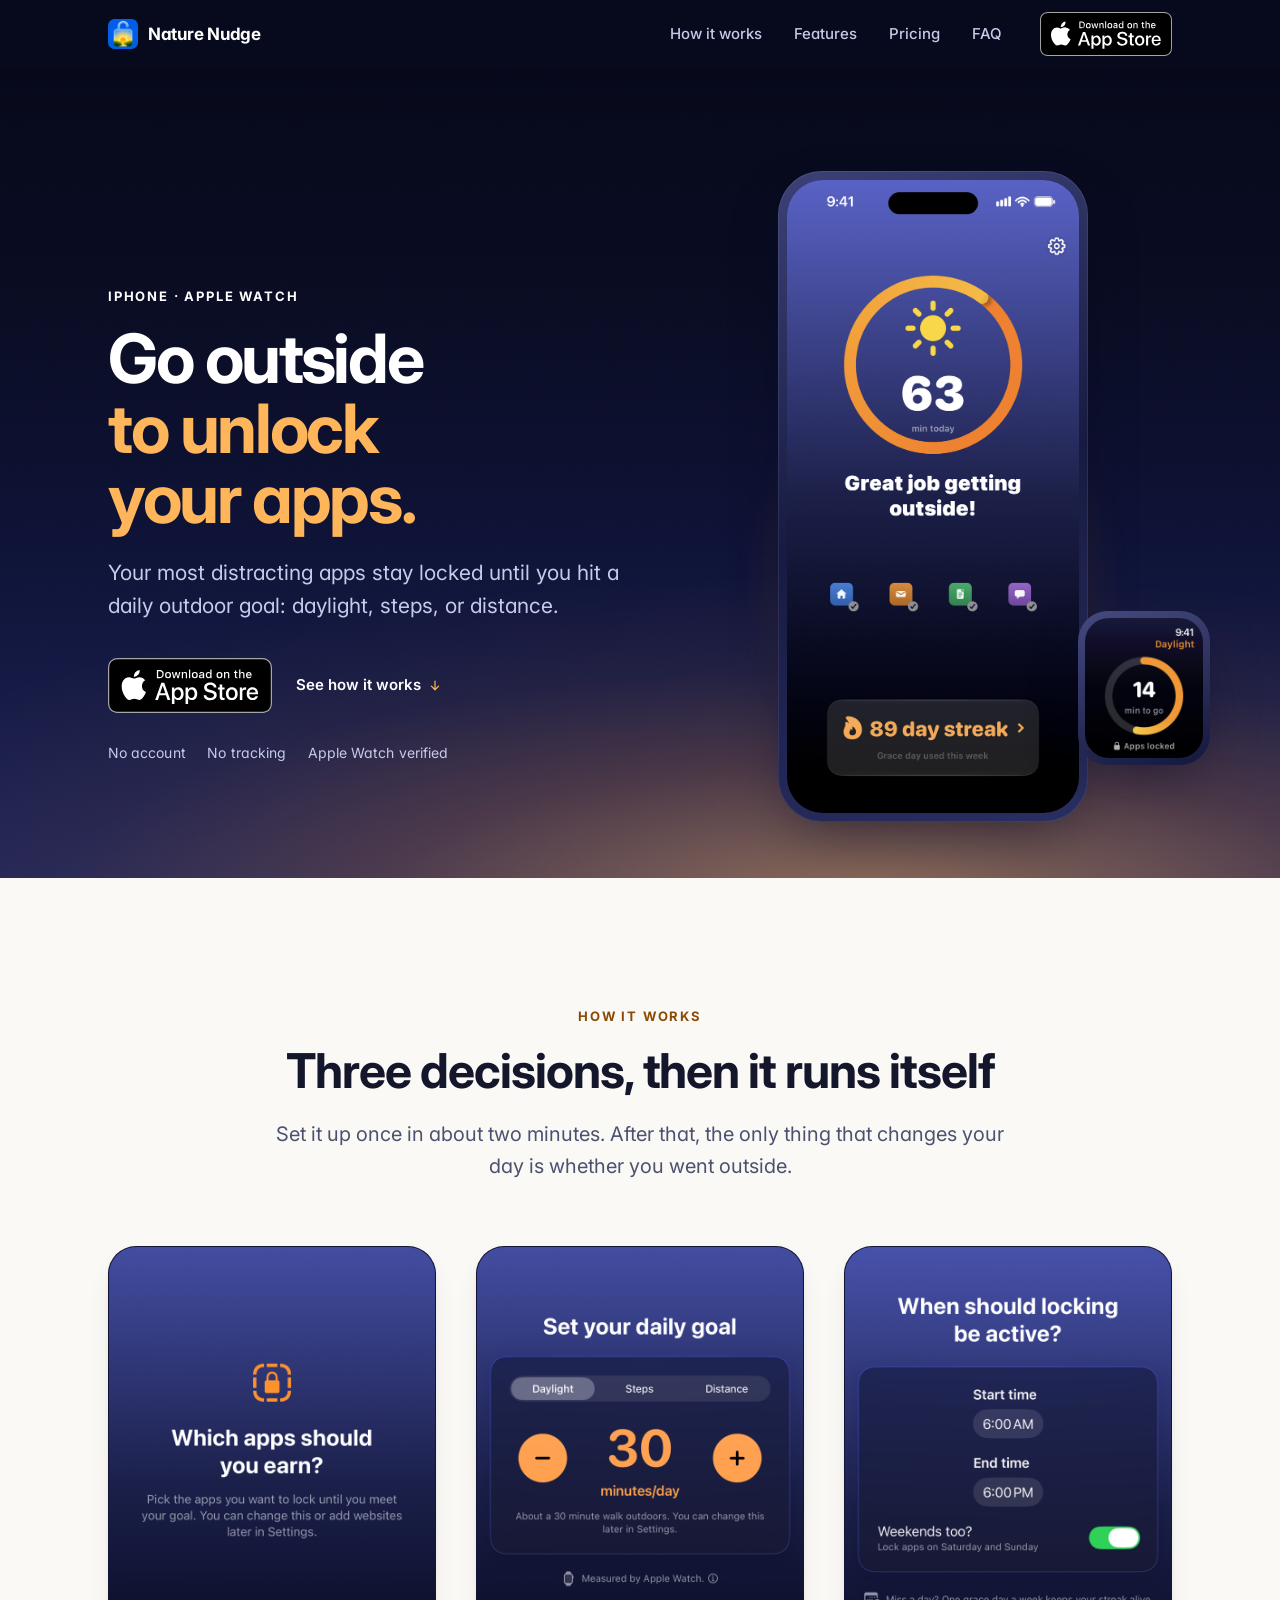
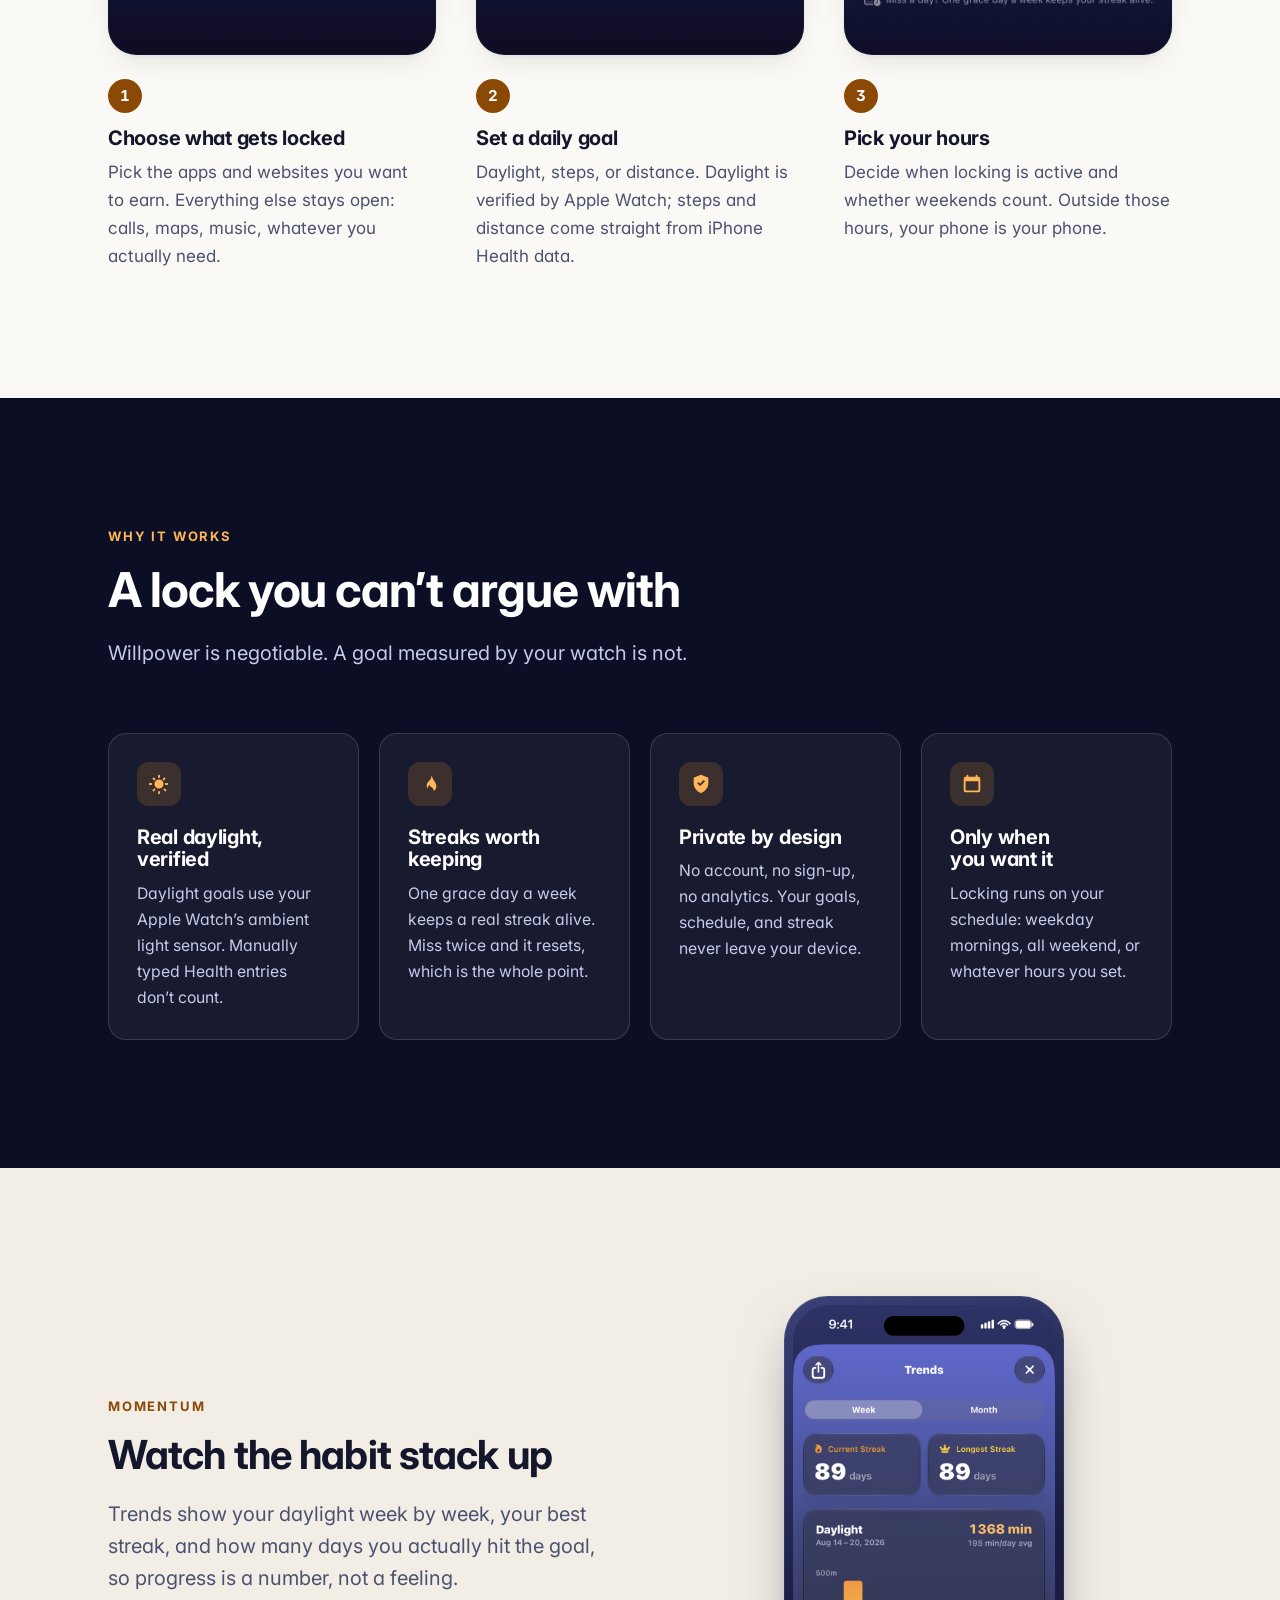
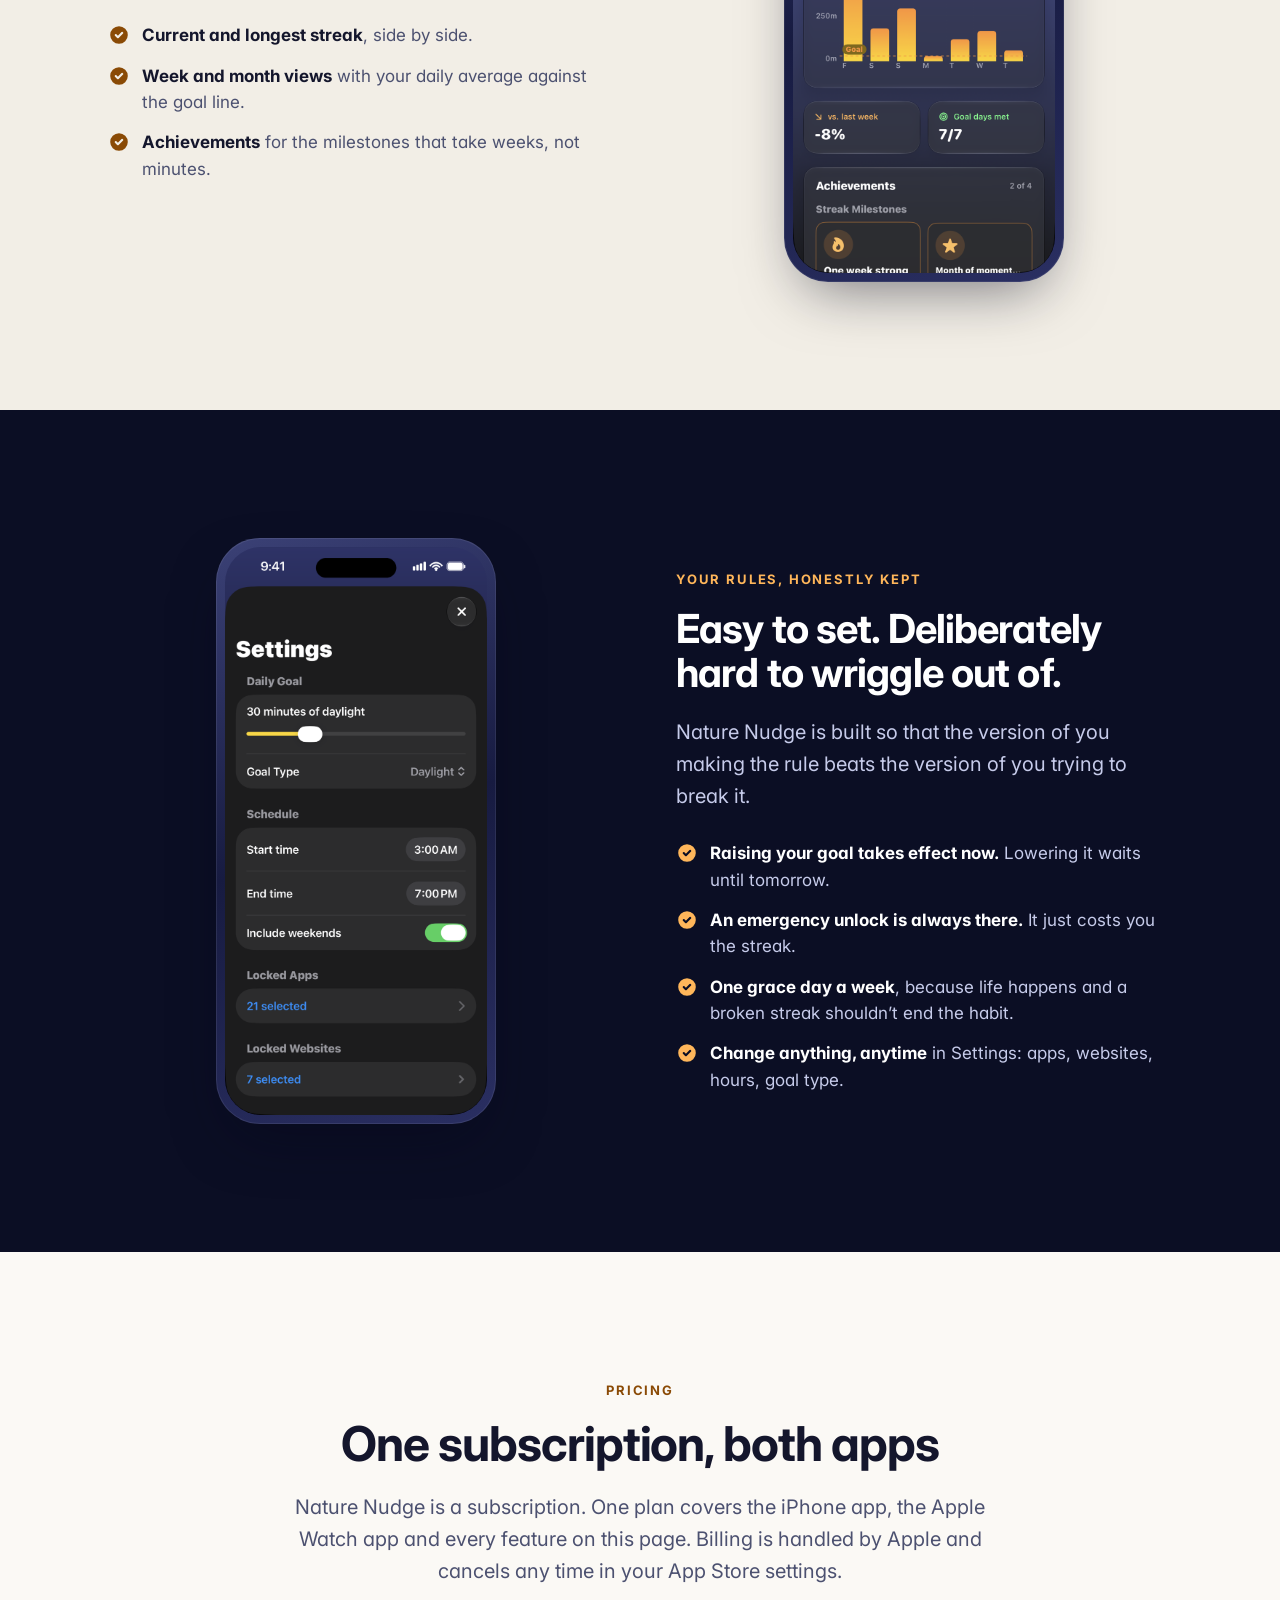
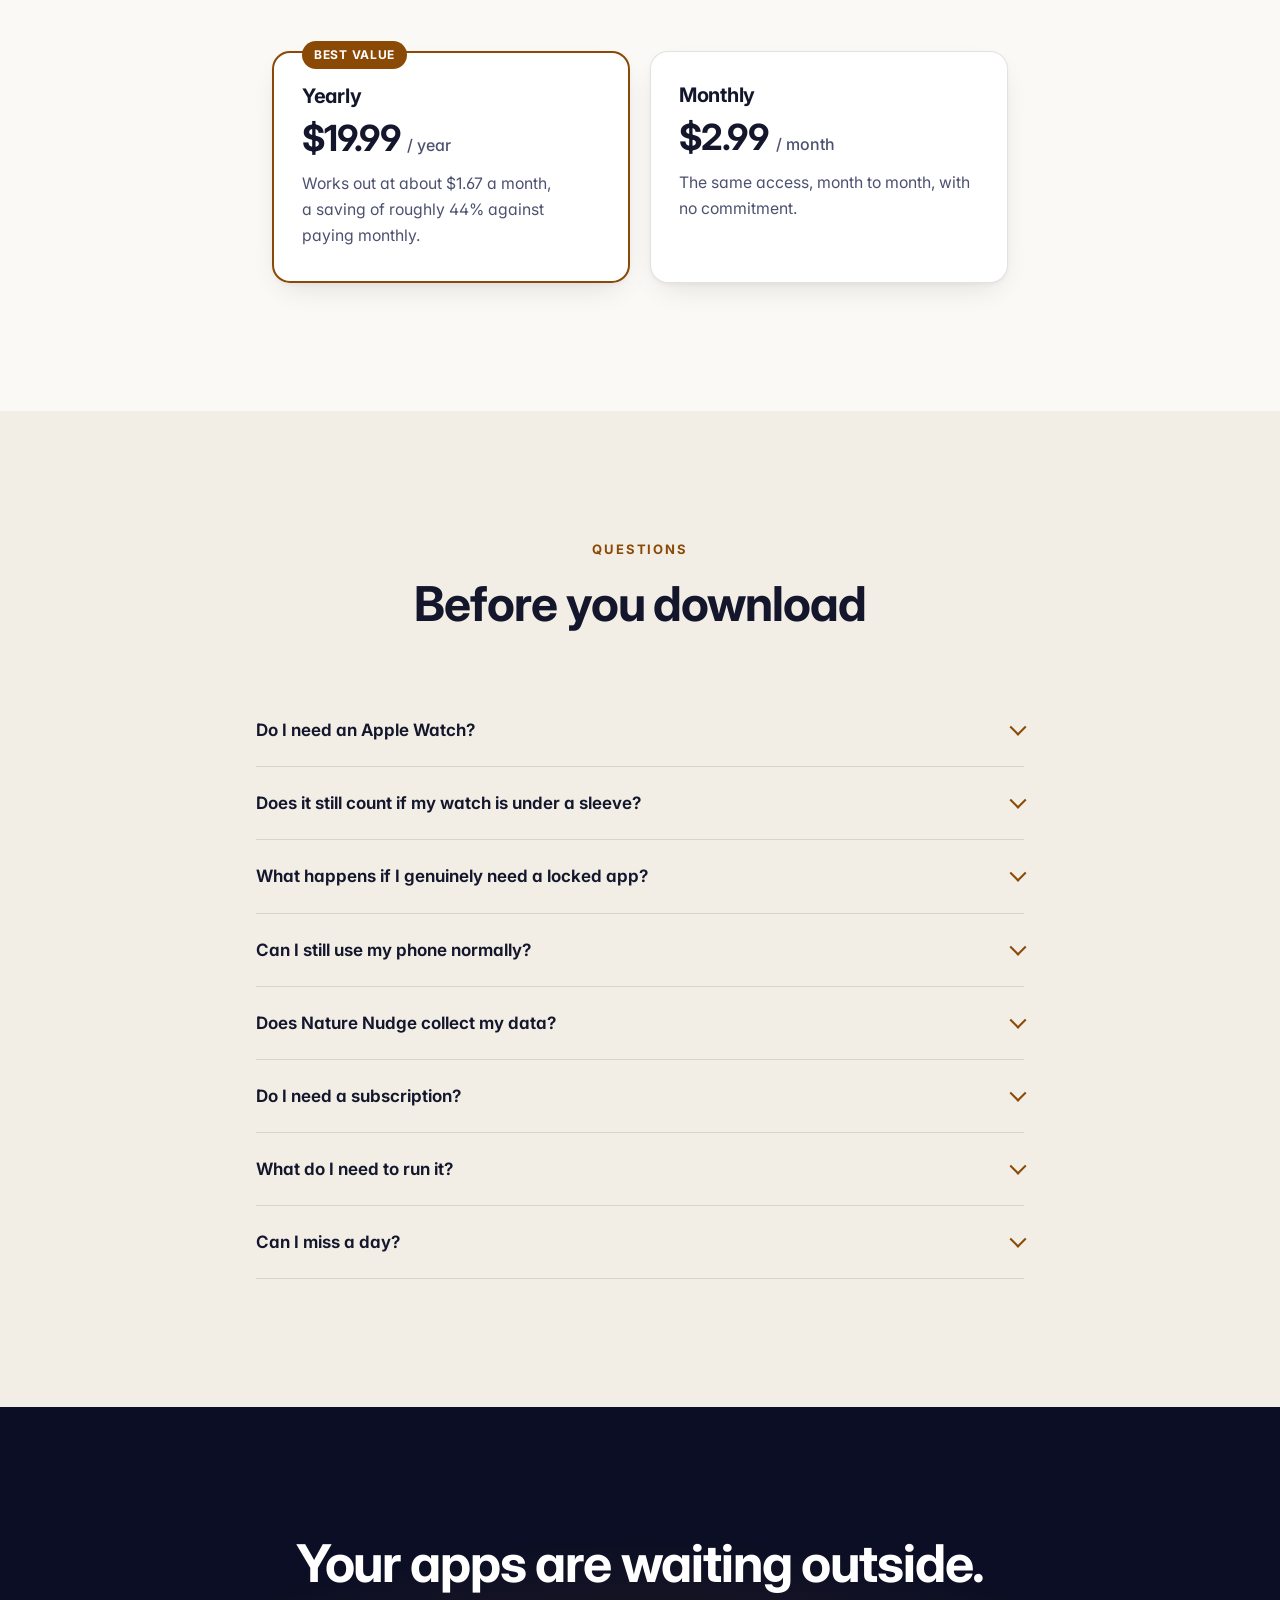
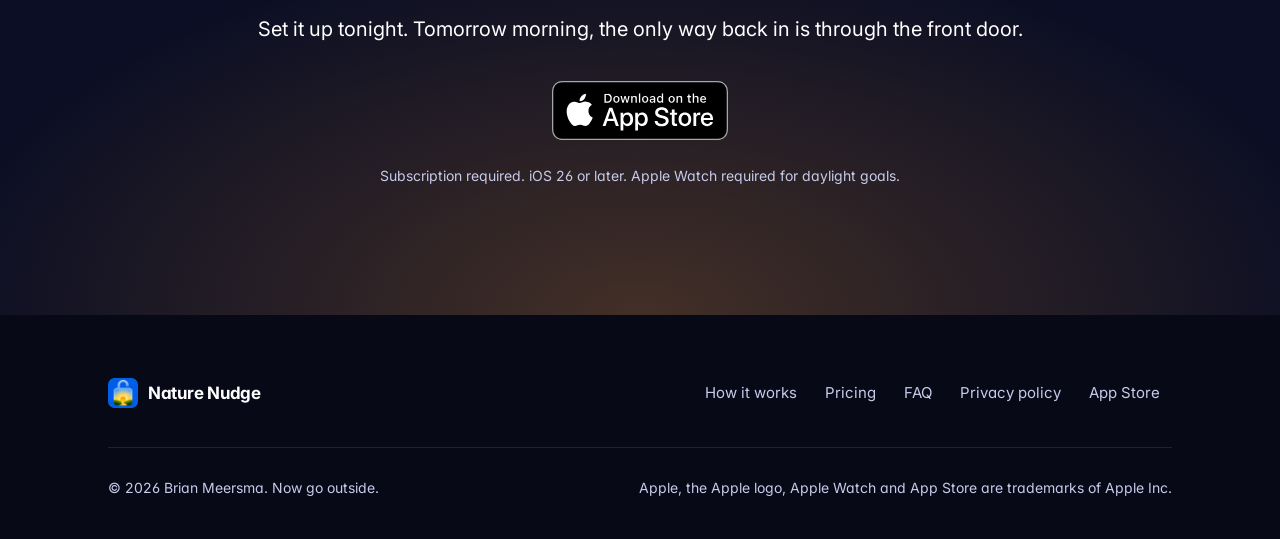
<file: index.html>
<!DOCTYPE html>
<html lang="en">
<head>
<meta charset="UTF-8">
<meta name="viewport" content="width=device-width, initial-scale=1, viewport-fit=cover">
<title>Nature Nudge | Go outside to unlock your apps</title>
<meta name="description" content="Nature Nudge locks your most distracting apps until you meet a daily outdoor goal: daylight, steps, or distance. On the App Store for iPhone and Apple Watch.">

<!-- Safari Smart App Banner (iPhone/iPad) -->
<meta name="apple-itunes-app" content="app-id=6762029266">

<meta name="theme-color" content="#FBF9F5" media="(prefers-color-scheme: light)">
<meta name="theme-color" content="#0B0E24" media="(prefers-color-scheme: dark)">
<meta name="robots" content="index, follow, max-image-preview:large, max-snippet:-1, max-video-preview:-1">
<link rel="canonical" href="https://brian-meersma.github.io/NatureNudge-Website/">

<link rel="icon" href="favicon.ico" sizes="32x32">
<link rel="icon" type="image/png" sizes="32x32" href="assets/favicon-32.png">
<link rel="icon" type="image/png" sizes="192x192" href="assets/favicon-192.png">
<link rel="apple-touch-icon" href="assets/apple-touch-icon.png">

<meta property="og:type" content="website">
<meta property="og:site_name" content="Nature Nudge">
<meta property="og:title" content="Nature Nudge | Go outside to unlock your apps">
<meta property="og:description" content="Your distracting apps stay locked until you meet a daily daylight, steps, or distance goal.">
<meta property="og:url" content="https://brian-meersma.github.io/NatureNudge-Website/">
<meta property="og:image" content="https://brian-meersma.github.io/NatureNudge-Website/assets/og-image.jpg">
<meta property="og:image:type" content="image/jpeg">
<meta property="og:image:width" content="1200">
<meta property="og:image:height" content="630">
<meta property="og:image:alt" content="An iPhone and an Apple Watch running Nature Nudge, beside the headline Go outside to unlock your apps.">

<meta name="twitter:card" content="summary_large_image">
<meta name="twitter:title" content="Nature Nudge | Go outside to unlock your apps">
<meta name="twitter:description" content="Your distracting apps stay locked until you meet a daily daylight, steps, or distance goal.">
<meta name="twitter:image" content="https://brian-meersma.github.io/NatureNudge-Website/assets/og-image.jpg">
<meta name="twitter:image:alt" content="An iPhone and an Apple Watch running Nature Nudge, beside the headline Go outside to unlock your apps.">

<link rel="preconnect" href="https://fonts.googleapis.com">
<link rel="preconnect" href="https://fonts.gstatic.com" crossorigin>
<link href="https://fonts.googleapis.com/css2?family=Inter:wght@400;500;600;700&display=swap" rel="stylesheet">
<link rel="stylesheet" href="style.css">

<script type="application/ld+json">
{
  "@context": "https://schema.org",
  "@type": "SoftwareApplication",
  "name": "Nature Nudge",
  "applicationCategory": "HealthApplication",
  "operatingSystem": "iOS 26.0 or later",
  "url": "https://apps.apple.com/us/app/nature-nudge/id6762029266",
  "description": "Nature Nudge locks your distracting apps until you meet a daily outdoor goal: daylight, steps, or distance.",
  "offers": [
    { "@type": "Offer", "name": "Yearly",  "price": "19.99", "priceCurrency": "USD" },
    { "@type": "Offer", "name": "Monthly", "price": "2.99",  "priceCurrency": "USD" }
  ]
}
</script>
</head>

<body>
<a class="skip-link" href="#main">Skip to main content</a>

<header class="site-header" id="siteHeader">
    <div class="wrap">
        <a class="brand" href="#top">
            <img src="assets/app-icon.png" alt="" width="30" height="30">
            <span>Nature Nudge</span>
        </a>
        <nav aria-label="Main">
            <ul class="nav-list">
                <li><a href="#how">How it works</a></li>
                <li><a href="#features">Features</a></li>
                <li><a href="#pricing">Pricing</a></li>
                <li><a href="#faq">FAQ</a></li>
            </ul>
        </nav>
        <a class="badge-link"
           href="https://apps.apple.com/us/app/nature-nudge/id6762029266">
            <img src="assets/app-store-badge-black.svg"
                 alt="Download Nature Nudge on the App Store"
                 width="132" height="44">
        </a>
    </div>
</header>

<main id="main">

<!-- ============================================================ Hero -- -->
<section class="hero" id="top" aria-labelledby="hero-title">
    <span class="hero__sky" aria-hidden="true"></span>
    <span class="hero__grain" aria-hidden="true"></span>

    <div class="wrap">
        <div class="hero__grid">
            <div>
                <p class="eyebrow">iPhone · Apple Watch</p>
                <h1 class="hero__title" id="hero-title">
                    Go outside
                    <span class="accent">to unlock your apps.</span>
                </h1>
                <p class="hero__sub">
                    Your most distracting apps stay locked until you hit a daily
                    outdoor goal: daylight, steps, or distance.
                </p>

                <div class="hero__actions">
                    <a class="badge-link"
                       href="https://apps.apple.com/us/app/nature-nudge/id6762029266">
                        <img src="assets/app-store-badge-black.svg"
                             alt="Download Nature Nudge on the App Store"
                             width="164" height="55">
                    </a>
                    <a class="hero__link" href="#how">
                        See how it works
                        <svg viewBox="0 0 20 20" fill="currentColor" aria-hidden="true"><path fill-rule="evenodd" d="M10 3a.75.75 0 0 1 .75.75v9.19l3.22-3.22a.75.75 0 1 1 1.06 1.06l-4.5 4.5a.75.75 0 0 1-1.06 0l-4.5-4.5a.75.75 0 1 1 1.06-1.06l3.22 3.22V3.75A.75.75 0 0 1 10 3Z" clip-rule="evenodd"/></svg>
                    </a>
                </div>

                <ul class="hero__meta">
                    <li>No account</li>
                    <li>No tracking</li>
                    <li>Apple&nbsp;Watch verified</li>
                </ul>
            </div>

            <div class="hero__device">
                <div class="device device--lg">
                    <img src="assets/screens/03-unlock.png"
                         alt="Nature Nudge home screen showing 63 daylight minutes recorded today, a completed progress ring, four unlocked app icons, and an 89 day streak."
                         width="720" height="1561">
                </div>
                <div class="watch">
                    <img src="assets/screens/watch-face.png"
                         alt="Apple Watch showing a daylight progress ring with 14 minutes to go and the label Apps locked."
                         width="500" height="596">
                </div>
            </div>
        </div>
    </div>
</section>

<!-- ==================================================== How it works -- -->
<section class="section section--surface" id="how" aria-labelledby="how-title">
    <div class="wrap">
        <div class="section-head section-head--center">
            <p class="eyebrow">How it works</p>
            <h2 id="how-title">Three decisions, then it runs itself</h2>
            <p class="lede">
                Set it up once in about two minutes. After that, the only thing that
                changes your day is whether you went outside.
            </p>
        </div>

        <ol class="steps">
            <li class="step reveal">
                <div class="step__shot">
                    <img src="assets/screens/11-pick-apps.png"
                         alt="Setup screen asking which apps should you earn, with a Select Apps button."
                         width="720" height="1565" loading="lazy">
                </div>
                <div>
                    <span class="step__n" aria-hidden="true">1</span>
                    <h3><span class="visually-hidden">Step 1. </span>Choose what gets locked</h3>
                    <p>
                        Pick the apps and websites you want to earn. Everything else stays
                        open: calls, maps, music, whatever you actually need.
                    </p>
                </div>
            </li>

            <li class="step reveal">
                <div class="step__shot">
                    <img src="assets/screens/10-set-goal.png"
                         alt="Goal screen with Daylight, Steps and Distance tabs, set to 30 minutes per day and measured by Apple Watch."
                         width="720" height="1565" loading="lazy">
                </div>
                <div>
                    <span class="step__n" aria-hidden="true">2</span>
                    <h3><span class="visually-hidden">Step 2. </span>Set a daily goal</h3>
                    <p>
                        Daylight, steps, or distance. Daylight is verified by Apple Watch;
                        steps and distance come straight from iPhone Health data.
                    </p>
                </div>
            </li>

            <li class="step reveal">
                <div class="step__shot">
                    <img style="--shot-y: 32%" src="assets/screens/12-your-hours.png"
                         alt="Schedule screen with a six in the morning start time, six in the evening end time, and a Weekends too toggle switched on."
                         width="720" height="1565" loading="lazy">
                </div>
                <div>
                    <span class="step__n" aria-hidden="true">3</span>
                    <h3><span class="visually-hidden">Step 3. </span>Pick your hours</h3>
                    <p>
                        Decide when locking is active and whether weekends count. Outside
                        those hours, your phone is your phone.
                    </p>
                </div>
            </li>
        </ol>
    </div>
</section>

<!-- ======================================================= Features -- -->
<section class="section section--dark" id="features" aria-labelledby="features-title">
    <div class="wrap">
        <div class="section-head">
            <p class="eyebrow">Why it works</p>
            <h2 id="features-title">A lock you can’t argue with</h2>
            <p class="lede">
                Willpower is negotiable. A goal measured by your watch is not.
            </p>
        </div>

        <ul class="features">
            <li class="feature reveal">
                <span class="feature__icon" aria-hidden="true">
                    <svg viewBox="0 0 24 24" fill="currentColor"><path d="M12 2a1 1 0 0 1 1 1v1.5a1 1 0 1 1-2 0V3a1 1 0 0 1 1-1Zm0 15a5 5 0 1 0 0-10 5 5 0 0 0 0 10Zm0 2.5a1 1 0 0 1 1 1V22a1 1 0 1 1-2 0v-1.5a1 1 0 0 1 1-1ZM4.5 12a1 1 0 0 1-1 1H2a1 1 0 1 1 0-2h1.5a1 1 0 0 1 1 1Zm17.5 0a1 1 0 0 1-1 1h-1.5a1 1 0 1 1 0-2H21a1 1 0 0 1 1 1ZM5.28 5.28a1 1 0 0 1 1.42 0l1.06 1.06A1 1 0 0 1 6.34 7.76L5.28 6.7a1 1 0 0 1 0-1.42Zm11.96 11.96a1 1 0 0 1 1.42 0l1.06 1.06a1 1 0 0 1-1.42 1.42l-1.06-1.06a1 1 0 0 1 0-1.42Zm1.48-11.96a1 1 0 0 1 0 1.42L17.66 7.76a1 1 0 1 1-1.42-1.42l1.06-1.06a1 1 0 0 1 1.42 0ZM7.76 17.24a1 1 0 0 1 0 1.42L6.7 19.72a1 1 0 0 1-1.42-1.42l1.06-1.06a1 1 0 0 1 1.42 0Z"/></svg>
                </span>
                <h3>Real daylight, verified</h3>
                <p>
                    Daylight goals use your Apple Watch’s ambient light sensor. Manually
                    typed Health entries don’t count.
                </p>
            </li>

            <li class="feature reveal">
                <span class="feature__icon" aria-hidden="true">
                    <svg viewBox="0 0 24 24" fill="currentColor"><path d="M13.5 2.5c.3 3-1 4.6-2.3 6C9.7 10 8.3 11.4 8.3 14a3.7 3.7 0 0 0 1.4 2.9c-.1-1.6.6-2.9 1.7-3.9.9 1.9 2.4 2.4 3.6 3.6a3.6 3.6 0 0 1 .9 3.4A5.9 5.9 0 0 0 19 15c0-4.4-2.4-6-3.4-8-.8-1.6-1.4-3.2-2.1-4.5Z"/><path d="M12 22a6 6 0 0 1-6-6c0-1.1.3-2 .8-2.9A8 8 0 0 0 6 16a6 6 0 0 0 6 6Z" opacity=".55"/></svg>
                </span>
                <h3>Streaks worth keeping</h3>
                <p>
                    One grace day a week keeps a real streak alive. Miss twice and it
                    resets, which is the whole point.
                </p>
            </li>

            <li class="feature reveal">
                <span class="feature__icon" aria-hidden="true">
                    <svg viewBox="0 0 24 24" fill="currentColor"><path fill-rule="evenodd" d="M12 2 4 5.2v6.1c0 4.6 3.2 8.8 8 10.7 4.8-1.9 8-6.1 8-10.7V5.2L12 2Zm3.7 7.7a1 1 0 1 0-1.4-1.4L11 11.6 9.7 10.3a1 1 0 0 0-1.4 1.4l2 2a1 1 0 0 0 1.4 0l4-4Z" clip-rule="evenodd"/></svg>
                </span>
                <h3>Private by design</h3>
                <p>
                    No account, no sign-up, no analytics. Your goals, schedule, and streak
                    never leave your device.
                </p>
            </li>

            <li class="feature reveal">
                <span class="feature__icon" aria-hidden="true">
                    <svg viewBox="0 0 24 24" fill="currentColor"><path fill-rule="evenodd" d="M7 2a1 1 0 0 1 1 1v1h8V3a1 1 0 1 1 2 0v1h1a2 2 0 0 1 2 2v13a2 2 0 0 1-2 2H5a2 2 0 0 1-2-2V6a2 2 0 0 1 2-2h1V3a1 1 0 0 1 1-1ZM5 9v10h14V9H5Z" clip-rule="evenodd"/></svg>
                </span>
                <h3>Only when you want it</h3>
                <p>
                    Locking runs on your schedule: weekday mornings, all weekend, or
                    whatever hours you set.
                </p>
            </li>
        </ul>
    </div>
</section>

<!-- ========================================================= Streaks -- -->
<section class="section section--surface-alt" aria-labelledby="streak-title">
    <div class="wrap">
        <div class="split">
            <div class="split__body">
                <p class="eyebrow">Momentum</p>
                <h2 id="streak-title">Watch the habit stack up</h2>
                <p class="lede">
                    Trends show your daylight week by week, your best streak, and how many
                    days you actually hit the goal, so progress is a number, not a feeling.
                </p>
                <ul class="checklist">
                    <li>
                        <svg viewBox="0 0 20 20" fill="currentColor" aria-hidden="true"><path fill-rule="evenodd" d="M10 18a8 8 0 1 0 0-16 8 8 0 0 0 0 16Zm3.7-9.3a1 1 0 0 0-1.4-1.4L9 10.6 7.7 9.3a1 1 0 0 0-1.4 1.4l2 2a1 1 0 0 0 1.4 0l4-4Z" clip-rule="evenodd"/></svg>
                        <span><strong>Current and longest streak</strong>, side by side.</span>
                    </li>
                    <li>
                        <svg viewBox="0 0 20 20" fill="currentColor" aria-hidden="true"><path fill-rule="evenodd" d="M10 18a8 8 0 1 0 0-16 8 8 0 0 0 0 16Zm3.7-9.3a1 1 0 0 0-1.4-1.4L9 10.6 7.7 9.3a1 1 0 0 0-1.4 1.4l2 2a1 1 0 0 0 1.4 0l4-4Z" clip-rule="evenodd"/></svg>
                        <span><strong>Week and month views</strong> with your daily average against the goal line.</span>
                    </li>
                    <li>
                        <svg viewBox="0 0 20 20" fill="currentColor" aria-hidden="true"><path fill-rule="evenodd" d="M10 18a8 8 0 1 0 0-16 8 8 0 0 0 0 16Zm3.7-9.3a1 1 0 0 0-1.4-1.4L9 10.6 7.7 9.3a1 1 0 0 0-1.4 1.4l2 2a1 1 0 0 0 1.4 0l4-4Z" clip-rule="evenodd"/></svg>
                        <span><strong>Achievements</strong> for the milestones that take weeks, not minutes.</span>
                    </li>
                </ul>
            </div>
            <div class="split__media reveal">
                <div class="device">
                    <img src="assets/screens/04-streak.png"
                         alt="Trends screen showing an 89 day current streak, 1368 daylight minutes for the week, a bar chart against the goal line, and 7 of 7 goal days met."
                         width="720" height="1561" loading="lazy">
                </div>
            </div>
        </div>
    </div>
</section>

<!-- =================================================== Accountability -- -->
<section class="section section--dark" aria-labelledby="rules-title">
    <div class="wrap">
        <div class="split split--flip">
            <div class="split__body">
                <p class="eyebrow">Your rules, honestly kept</p>
                <h2 id="rules-title">Easy to set. Deliberately hard to wriggle out of.</h2>
                <p class="lede">
                    Nature Nudge is built so that the version of you making the rule beats
                    the version of you trying to break it.
                </p>
                <ul class="checklist">
                    <li>
                        <svg viewBox="0 0 20 20" fill="currentColor" aria-hidden="true"><path fill-rule="evenodd" d="M10 18a8 8 0 1 0 0-16 8 8 0 0 0 0 16Zm3.7-9.3a1 1 0 0 0-1.4-1.4L9 10.6 7.7 9.3a1 1 0 0 0-1.4 1.4l2 2a1 1 0 0 0 1.4 0l4-4Z" clip-rule="evenodd"/></svg>
                        <span><strong>Raising your goal takes effect now.</strong> Lowering it waits until tomorrow.</span>
                    </li>
                    <li>
                        <svg viewBox="0 0 20 20" fill="currentColor" aria-hidden="true"><path fill-rule="evenodd" d="M10 18a8 8 0 1 0 0-16 8 8 0 0 0 0 16Zm3.7-9.3a1 1 0 0 0-1.4-1.4L9 10.6 7.7 9.3a1 1 0 0 0-1.4 1.4l2 2a1 1 0 0 0 1.4 0l4-4Z" clip-rule="evenodd"/></svg>
                        <span><strong>An emergency unlock is always there.</strong> It just costs you the streak.</span>
                    </li>
                    <li>
                        <svg viewBox="0 0 20 20" fill="currentColor" aria-hidden="true"><path fill-rule="evenodd" d="M10 18a8 8 0 1 0 0-16 8 8 0 0 0 0 16Zm3.7-9.3a1 1 0 0 0-1.4-1.4L9 10.6 7.7 9.3a1 1 0 0 0-1.4 1.4l2 2a1 1 0 0 0 1.4 0l4-4Z" clip-rule="evenodd"/></svg>
                        <span><strong>One grace day a week</strong>, because life happens and a broken streak shouldn’t end the habit.</span>
                    </li>
                    <li>
                        <svg viewBox="0 0 20 20" fill="currentColor" aria-hidden="true"><path fill-rule="evenodd" d="M10 18a8 8 0 1 0 0-16 8 8 0 0 0 0 16Zm3.7-9.3a1 1 0 0 0-1.4-1.4L9 10.6 7.7 9.3a1 1 0 0 0-1.4 1.4l2 2a1 1 0 0 0 1.4 0l4-4Z" clip-rule="evenodd"/></svg>
                        <span><strong>Change anything, anytime</strong> in Settings: apps, websites, hours, goal type.</span>
                    </li>
                </ul>
            </div>
            <div class="split__media reveal">
                <div class="device">
                    <img src="assets/screens/07-your-rules.png"
                         alt="Nature Nudge Settings showing a 30 minutes of daylight goal slider, start and end times, an include weekends toggle, 21 locked apps and 7 locked websites."
                         width="720" height="1561" loading="lazy">
                </div>
            </div>
        </div>
    </div>
</section>

<!-- ========================================================= Pricing -- -->
<section class="section section--surface" id="pricing" aria-labelledby="pricing-title">
    <div class="wrap">
        <div class="section-head section-head--center">
            <p class="eyebrow">Pricing</p>
            <h2 id="pricing-title">One subscription, both apps</h2>
            <p class="lede">
                Nature Nudge is a subscription. One plan covers the iPhone app, the
                Apple Watch app and every feature on this page. Billing is handled by
                Apple and cancels any time in your App Store settings.
            </p>
        </div>

        <ul class="plans plans--two">
            <li class="plan plan--featured">
                <span class="plan__tag">Best value</span>
                <h3>Yearly</h3>
                <p class="plan__price">$19.99 <span>/ year</span></p>
                <p>Works out at about $1.67 a month, a saving of roughly 44% against
                   paying monthly.</p>
            </li>
            <li class="plan">
                <h3>Monthly</h3>
                <p class="plan__price">$2.99 <span>/ month</span></p>
                <p>The same access, month to month, with no commitment.</p>
            </li>
        </ul>
    </div>
</section>

<!-- ============================================================= FAQ -- -->
<section class="section section--surface-alt" id="faq" aria-labelledby="faq-title">
    <div class="wrap">
        <div class="section-head section-head--center">
            <p class="eyebrow">Questions</p>
            <h2 id="faq-title">Before you download</h2>
        </div>

        <div class="faq">
            <details>
                <summary>Do I need an Apple Watch?</summary>
                <p>
                    Only for daylight goals. The watch’s ambient light sensor is what
                    verifies real time outdoors. Steps and distance goals work from iPhone
                    Health data alone.
                </p>
            </details>
            <details>
                <summary>Does it still count if my watch is under a sleeve?</summary>
                <p>
                    Yes. A long sleeve or a coat cuff over the watch does not stop it
                    counting, so you can walk in whatever you would normally wear and
                    still get the credit. There is nothing to push up and no wrist to
                    hold out.
                </p>
            </details>
            <details>
                <summary>What happens if I genuinely need a locked app?</summary>
                <p>
                    There’s an emergency unlock you can use at any time. It opens everything
                    immediately and resets your streak, so it stays available without becoming
                    a habit.
                </p>
            </details>
            <details>
                <summary>Can I still use my phone normally?</summary>
                <p>
                    Yes. Only the apps and websites you choose are locked, only during the
                    hours you set. Calls, messages, maps and everything you didn’t pick stay
                    open the whole time.
                </p>
            </details>
            <details>
                <summary>Does Nature Nudge collect my data?</summary>
                <p>
                    No. There is no account, no analytics and no advertising. Your goal,
                    schedule, app selections and streak are stored on your device. Read the
                    full <a href="privacy.html">privacy policy</a>.
                </p>
            </details>
            <details>
                <summary>Do I need a subscription?</summary>
                <p>
                    Yes. Nature Nudge needs an active subscription to lock apps: $2.99
                    a month or $19.99 a year, billed by Apple and cancellable any time
                    in your App Store settings.
                </p>
            </details>
            <details>
                <summary>What do I need to run it?</summary>
                <p>
                    iOS 26 or later on iPhone, iPadOS 26 on iPad, and watchOS 26 for the
                    Apple Watch app. Nature Nudge needs Screen Time permission to lock apps
                    and Health read access for the goal type you choose.
                </p>
            </details>
            <details>
                <summary>Can I miss a day?</summary>
                <p>
                    You get one grace day a week. Use it and the streak survives; miss a
                    second day in the same week and it starts over.
                </p>
            </details>
        </div>
    </div>
</section>

<!-- ============================================================= CTA -- -->
<section class="section cta" aria-labelledby="cta-title">
    <div class="wrap">
        <h2 id="cta-title">Your apps are waiting outside.</h2>
        <p class="lede">
            Set it up tonight. Tomorrow morning, the only way back in is through
            the front door.
        </p>
        <div class="cta__actions">
            <a class="badge-link"
               href="https://apps.apple.com/us/app/nature-nudge/id6762029266">
                <img src="assets/app-store-badge-black.svg"
                     alt="Download Nature Nudge on the App Store"
                     width="176" height="59">
            </a>
        </div>
        <p class="cta__fine">
            Subscription required. iOS 26 or later. Apple Watch required for daylight goals.
        </p>
    </div>
</section>

</main>

<footer class="site-footer">
    <div class="wrap">
        <div class="site-footer__top">
            <a class="brand" href="#top">
                <img src="assets/app-icon.png" alt="" width="30" height="30">
                <span>Nature Nudge</span>
            </a>
            <nav aria-label="Footer">
                <ul>
                    <li><a href="#how">How it works</a></li>
                    <li><a href="#pricing">Pricing</a></li>
                    <li><a href="#faq">FAQ</a></li>
                    <li><a href="privacy.html">Privacy policy</a></li>
                    <li><a href="https://apps.apple.com/us/app/nature-nudge/id6762029266">App Store</a></li>
                </ul>
            </nav>
        </div>
        <div class="site-footer__base">
            <p>&copy; 2026 Brian Meersma. Now go outside.</p>
            <p>Apple, the Apple logo, Apple Watch and App Store are trademarks of Apple Inc.</p>
        </div>
    </div>
</footer>

<script src="script.js" defer></script>
</body>
</html>
</file>
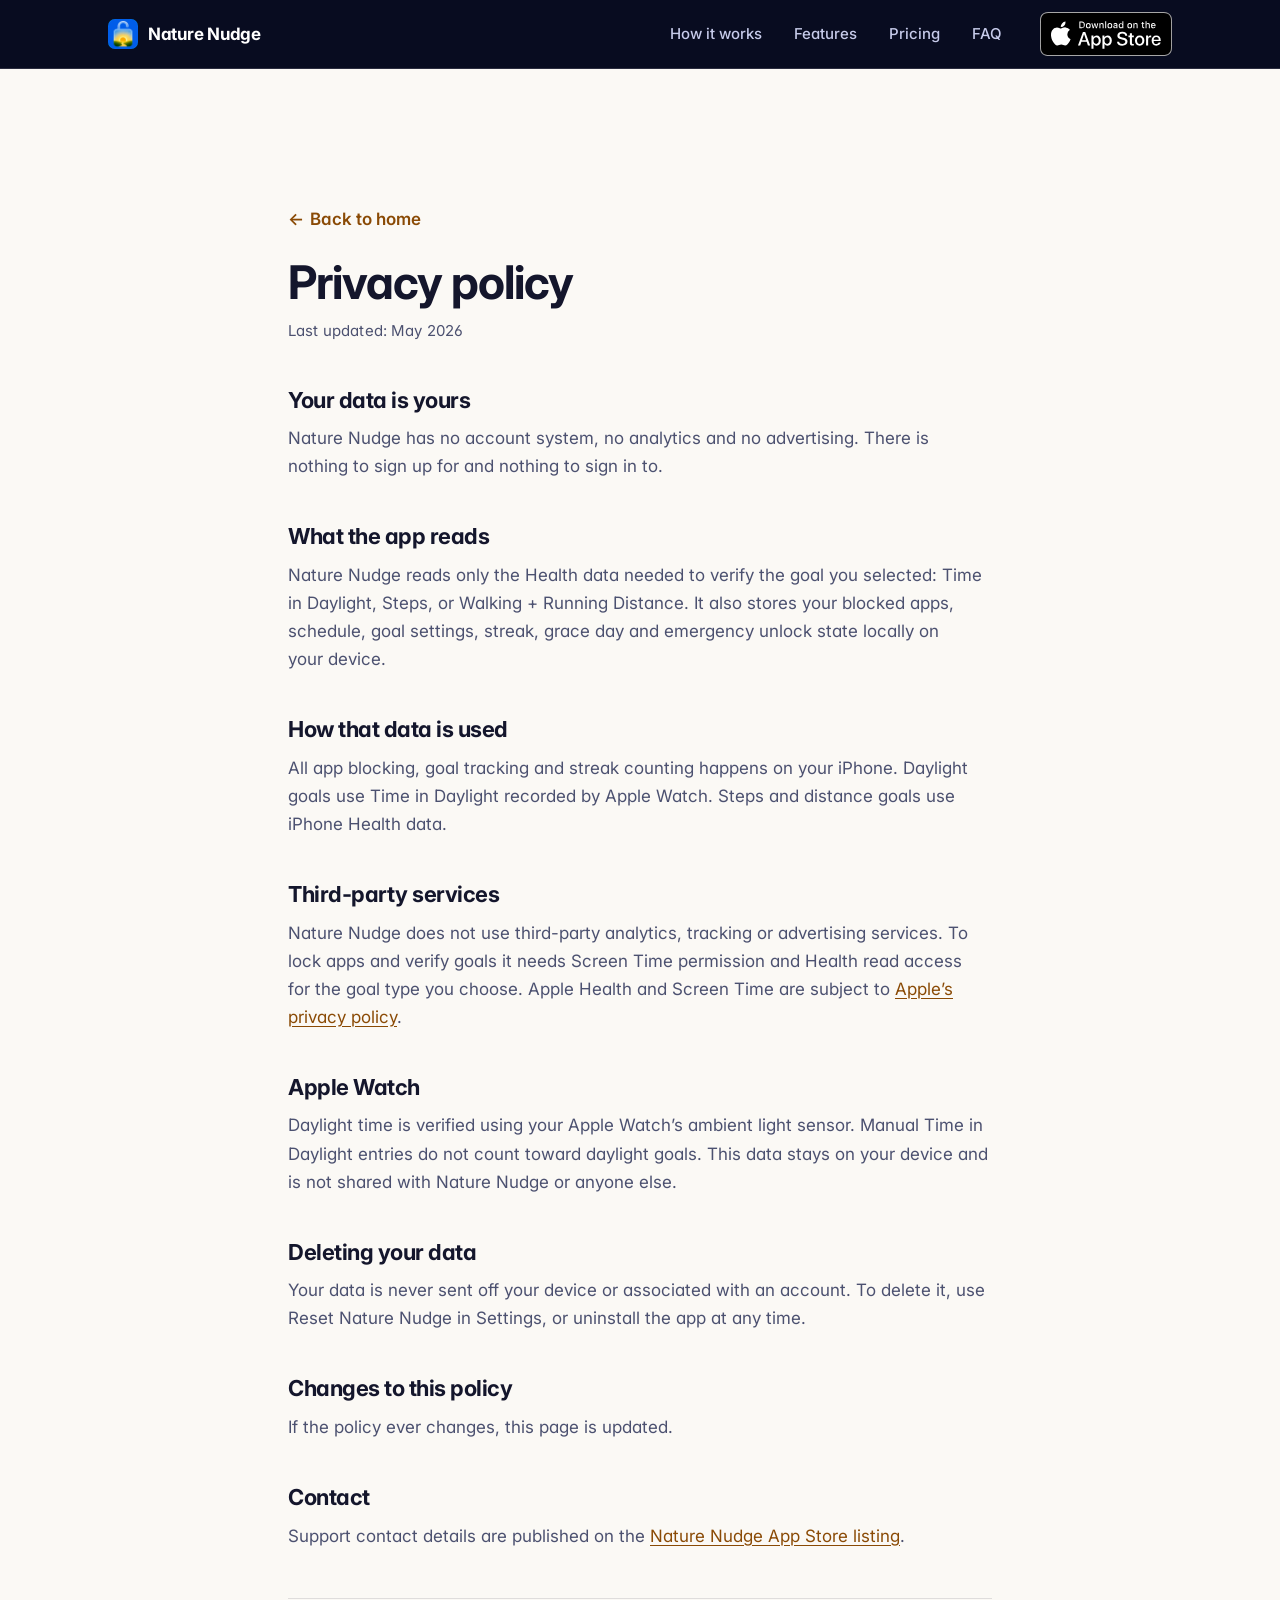
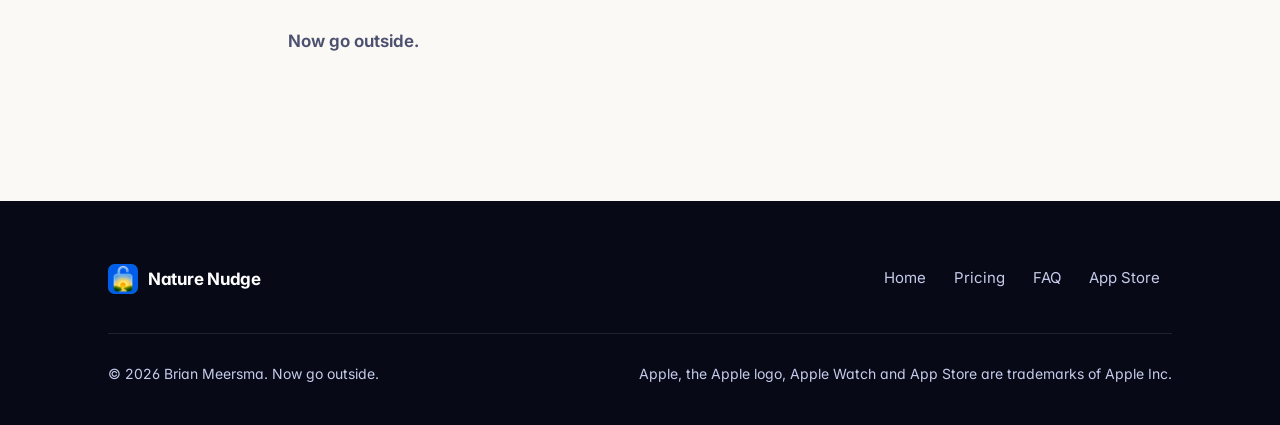
<file: privacy.html>
<!DOCTYPE html>
<html lang="en">
<head>
<meta charset="UTF-8">
<meta name="viewport" content="width=device-width, initial-scale=1, viewport-fit=cover">
<title>Privacy policy | Nature Nudge</title>
<meta name="description" content="Nature Nudge has no account, no analytics and no advertising. Your goals, schedule, app selections and streak stay on your device.">

<!-- Safari Smart App Banner (iPhone/iPad) -->
<meta name="apple-itunes-app" content="app-id=6762029266">

<meta name="theme-color" content="#FBF9F5" media="(prefers-color-scheme: light)">
<meta name="theme-color" content="#0B0E24" media="(prefers-color-scheme: dark)">
<meta name="robots" content="index, follow, max-image-preview:large, max-snippet:-1, max-video-preview:-1">
<link rel="canonical" href="https://brian-meersma.github.io/NatureNudge-Website/privacy.html">

<link rel="icon" href="favicon.ico" sizes="32x32">
<link rel="icon" type="image/png" sizes="32x32" href="assets/favicon-32.png">
<link rel="icon" type="image/png" sizes="192x192" href="assets/favicon-192.png">
<link rel="apple-touch-icon" href="assets/apple-touch-icon.png">

<meta property="og:type" content="website">
<meta property="og:site_name" content="Nature Nudge">
<meta property="og:title" content="Privacy policy | Nature Nudge">
<meta property="og:description" content="No account, no analytics, no advertising. Your goals, schedule and streak stay on your device.">
<meta property="og:url" content="https://brian-meersma.github.io/NatureNudge-Website/privacy.html">
<meta property="og:image" content="https://brian-meersma.github.io/NatureNudge-Website/assets/og-image.jpg">
<meta property="og:image:type" content="image/jpeg">
<meta property="og:image:width" content="1200">
<meta property="og:image:height" content="630">
<meta property="og:image:alt" content="An iPhone and an Apple Watch running Nature Nudge, beside the headline Go outside to unlock your apps.">

<meta name="twitter:card" content="summary_large_image">
<meta name="twitter:title" content="Privacy policy | Nature Nudge">
<meta name="twitter:description" content="No account, no analytics, no advertising. Your goals, schedule and streak stay on your device.">
<meta name="twitter:image" content="https://brian-meersma.github.io/NatureNudge-Website/assets/og-image.jpg">
<meta name="twitter:image:alt" content="An iPhone and an Apple Watch running Nature Nudge, beside the headline Go outside to unlock your apps.">

<link rel="preconnect" href="https://fonts.googleapis.com">
<link rel="preconnect" href="https://fonts.gstatic.com" crossorigin>
<link href="https://fonts.googleapis.com/css2?family=Inter:wght@400;500;600;700&display=swap" rel="stylesheet">
<link rel="stylesheet" href="style.css">
</head>

<body>
<a class="skip-link" href="#main">Skip to main content</a>

<header class="site-header is-stuck">
    <div class="wrap">
        <a class="brand" href="index.html">
            <img src="assets/app-icon.png" alt="" width="30" height="30">
            <span>Nature Nudge</span>
        </a>
        <nav aria-label="Main">
            <ul class="nav-list">
                <li><a href="index.html#how">How it works</a></li>
                <li><a href="index.html#features">Features</a></li>
                <li><a href="index.html#pricing">Pricing</a></li>
                <li><a href="index.html#faq">FAQ</a></li>
            </ul>
        </nav>
        <a class="badge-link"
           href="https://apps.apple.com/us/app/nature-nudge/id6762029266">
            <img src="assets/app-store-badge-black.svg"
                 alt="Download Nature Nudge on the App Store"
                 width="132" height="44">
        </a>
    </div>
</header>

<main id="main" class="section section--surface">
    <div class="wrap">
        <article class="prose">
            <a class="back-link" href="index.html">
                <span aria-hidden="true">&larr;</span> Back to home
            </a>

            <h1>Privacy policy</h1>
            <p>Last updated: May 2026</p>

            <h2>Your data is yours</h2>
            <p>
                Nature Nudge has no account system, no analytics and no advertising.
                There is nothing to sign up for and nothing to sign in to.
            </p>

            <h2>What the app reads</h2>
            <p>
                Nature Nudge reads only the Health data needed to verify the goal you
                selected: Time in Daylight, Steps, or Walking + Running Distance. It also
                stores your blocked apps, schedule, goal settings, streak, grace day and
                emergency unlock state locally on your device.
            </p>

            <h2>How that data is used</h2>
            <p>
                All app blocking, goal tracking and streak counting happens on your iPhone.
                Daylight goals use Time in Daylight recorded by Apple Watch. Steps and
                distance goals use iPhone Health data.
            </p>

            <h2>Third-party services</h2>
            <p>
                Nature Nudge does not use third-party analytics, tracking or advertising
                services. To lock apps and verify goals it needs Screen Time permission and
                Health read access for the goal type you choose. Apple Health and Screen
                Time are subject to
                <a href="https://www.apple.com/legal/privacy/">Apple’s privacy policy</a>.
            </p>

            <h2>Apple Watch</h2>
            <p>
                Daylight time is verified using your Apple Watch’s ambient light sensor.
                Manual Time in Daylight entries do not count toward daylight goals. This
                data stays on your device and is not shared with Nature Nudge or anyone else.
            </p>

            <h2>Deleting your data</h2>
            <p>
                Your data is never sent off your device or associated with an account. To
                delete it, use Reset Nature Nudge in Settings, or uninstall the app at any
                time.
            </p>

            <h2>Changes to this policy</h2>
            <p>If the policy ever changes, this page is updated.</p>

            <h2>Contact</h2>
            <p>
                Support contact details are published on the
                <a href="https://apps.apple.com/us/app/nature-nudge/id6762029266">Nature Nudge App Store listing</a>.
            </p>

            <p class="prose__end">Now go outside.</p>
        </article>
    </div>
</main>

<footer class="site-footer">
    <div class="wrap">
        <div class="site-footer__top">
            <a class="brand" href="index.html">
                <img src="assets/app-icon.png" alt="" width="30" height="30">
                <span>Nature Nudge</span>
            </a>
            <nav aria-label="Footer">
                <ul>
                    <li><a href="index.html">Home</a></li>
                    <li><a href="index.html#pricing">Pricing</a></li>
                    <li><a href="index.html#faq">FAQ</a></li>
                    <li><a href="https://apps.apple.com/us/app/nature-nudge/id6762029266">App Store</a></li>
                </ul>
            </nav>
        </div>
        <div class="site-footer__base">
            <p>&copy; 2026 Brian Meersma. Now go outside.</p>
            <p>Apple, the Apple logo, Apple Watch and App Store are trademarks of Apple Inc.</p>
        </div>
    </div>
</footer>
</body>
</html>
</file>
<file: style.css>
/* ==========================================================================
   Nature Nudge — marketing site
   Palette and type scale mirror the iOS app: deep indigo night, sunrise amber.
   ========================================================================== */

:root {
    /* Dark canvas — the app's night gradient. Identical in both colour schemes;
       the hero, feature band, CTA and footer are always dark. */
    --ink:            #0B0E24;
    --ink-2:          #12163A;

    --on-dark:        #FFFFFF;
    --on-dark-muted:  #C6CBEA;
    --line-dark:      rgba(255, 255, 255, 0.14);
    --card-dark:      rgba(255, 255, 255, 0.055);

    /* Sunrise accent — constant across schemes */
    --amber:          #F59A2E;
    --amber-bright:   #FFB65A;

    /* Surface canvas — every token below flips under prefers-color-scheme: dark.
       "surface" is the lighter of the two alternating bands, "surface-alt" the
       other; in dark mode both are dark, just separable. */
    --surface:            #FBF9F5;
    --surface-alt:        #F2EEE6;
    --card-surface:       #FFFFFF;
    --on-surface:         #14162C;
    --on-surface-muted:   #4C5170;
    --accent-ink:         #8A4A05;   /* amber that clears 4.5:1 on the surface */
    --on-accent:          #FFFFFF;   /* text sitting on an --accent-ink chip */
    --line:               rgba(20, 22, 44, 0.12);
    --shadow-card:        0 2px 4px rgba(20, 22, 44, 0.04),
                          0 12px 32px -12px rgba(20, 22, 44, 0.14);

    /* Geometry */
    --radius-sm:  10px;
    --radius:     18px;
    --radius-lg:  28px;
    --measure:    68ch;
    --gutter:     clamp(1.25rem, 5vw, 3rem);
    --section-y:  clamp(4.5rem, 10vw, 8.5rem);

    --shadow-lift: 0 24px 60px -20px rgba(5, 7, 25, 0.55);
}

@media (prefers-color-scheme: dark) {
    :root {
        --surface:            #171C3D;
        --surface-alt:        #0F1330;
        --card-surface:       rgba(255, 255, 255, 0.055);
        --on-surface:         #FFFFFF;
        --on-surface-muted:   #C6CBEA;
        --accent-ink:         #FFB65A;
        --on-accent:          #1A1204;
        --line:               rgba(255, 255, 255, 0.14);
        --shadow-card:        0 2px 4px rgba(0, 0, 0, 0.28),
                              0 14px 34px -14px rgba(0, 0, 0, 0.55);
    }
}

/* --------------------------------------------------------------- Reset -- */

*, *::before, *::after { box-sizing: border-box; }

html {
    background: var(--ink);
    -webkit-text-size-adjust: 100%;
    scroll-behavior: smooth;
    scroll-padding-top: 6rem;
}

body {
    margin: 0;
    font-family: "Inter", -apple-system, BlinkMacSystemFont, "Segoe UI", Roboto,
                 Helvetica, Arial, sans-serif;
    font-size: 1.0625rem;
    line-height: 1.65;
    color: var(--on-surface);
    background: var(--ink);
    -webkit-font-smoothing: antialiased;
    text-rendering: optimizeLegibility;
    font-feature-settings: "cv11", "ss01";
}

img, svg { display: block; max-width: 100%; height: auto; }

h1, h2, h3, h4 {
    margin: 0;
    font-weight: 700;
    line-height: 1.12;
    letter-spacing: -0.022em;
    text-wrap: balance;
}

p { margin: 0; text-wrap: pretty; }

ul, ol { margin: 0; padding: 0; list-style: none; }

a { color: inherit; }

/* ------------------------------------------------------- Accessibility -- */

.skip-link {
    position: absolute;
    left: 1rem;
    top: -100%;
    z-index: 999;
    padding: 0.75rem 1.25rem;
    background: var(--amber);
    color: #1A1204;
    font-weight: 700;
    border-radius: var(--radius-sm);
    text-decoration: none;
}
.skip-link:focus { top: 1rem; }

:focus-visible {
    outline: 3px solid var(--amber-bright);
    outline-offset: 3px;
    border-radius: 4px;
}
.section--surface :focus-visible,
.section--surface-alt :focus-visible { outline-color: var(--accent-ink); }

.visually-hidden {
    position: absolute;
    width: 1px; height: 1px;
    margin: -1px; padding: 0;
    overflow: hidden;
    clip: rect(0 0 0 0);
    clip-path: inset(50%);
    white-space: nowrap;
}

/* ------------------------------------------------------------- Layout -- */

.wrap {
    width: 100%;
    max-width: 1160px;
    margin-inline: auto;
    padding-inline: var(--gutter);
}

.section { padding-block: var(--section-y); }

.section--surface { background: var(--surface); color: var(--on-surface); }
.section--surface-alt { background: var(--surface-alt); color: var(--on-surface); }
.section--dark {
    background: var(--ink);
    color: var(--on-dark);
}

.section-head { max-width: 46rem; margin-bottom: clamp(2.5rem, 5vw, 4rem); }
.section-head--center { margin-inline: auto; text-align: center; }

.eyebrow {
    display: block;
    margin-bottom: 1rem;
    font-size: 0.8125rem;
    font-weight: 700;
    letter-spacing: 0.14em;
    text-transform: uppercase;
}
.section--surface .eyebrow,
.section--surface-alt .eyebrow { color: var(--accent-ink); }
.section--dark .eyebrow { color: var(--amber-bright); }

h2 { font-size: clamp(1.95rem, 4.4vw, 3rem); }
h3 { font-size: 1.25rem; letter-spacing: -0.014em; }

.lede {
    margin-top: 1.25rem;
    font-size: clamp(1.0625rem, 1.6vw, 1.25rem);
    line-height: 1.6;
    max-width: var(--measure);
}
.section--surface .lede,
.section--surface-alt .lede { color: var(--on-surface-muted); }
.section--dark .lede { color: var(--on-dark-muted); }
.section-head--center .lede { margin-inline: auto; }

/* ------------------------------------------------------------ Buttons -- */

.badge-link {
    display: inline-block;
    border-radius: 9px;
    transition: transform 0.18s ease, filter 0.18s ease;
}
.badge-link:hover { filter: brightness(1.14); }
.badge-link:hover { transform: translateY(-2px); }
.badge-link img { width: 168px; height: auto; }

.btn {
    display: inline-flex;
    align-items: center;
    gap: 0.5rem;
    min-height: 48px;
    padding: 0.75rem 1.5rem;
    border-radius: 999px;
    font-weight: 650;
    font-size: 1rem;
    text-decoration: none;
    border: 1.5px solid transparent;
    transition: background-color 0.18s ease, border-color 0.18s ease,
                transform 0.18s ease;
}
.btn--ghost-dark {
    border-color: var(--line-dark);
    color: var(--on-dark);
}
.btn--ghost-dark:hover {
    background: rgba(255, 255, 255, 0.08);
    border-color: rgba(255, 255, 255, 0.32);
}
.btn--solid {
    background: var(--amber);
    color: #1A1204;
}
.btn--solid:hover { background: var(--amber-bright); transform: translateY(-2px); }

/* --------------------------------------------------------------- Nav --- */

.site-header {
    position: sticky;
    top: 0;
    z-index: 50;
    background: rgba(7, 9, 28, 0.78);
    backdrop-filter: saturate(125%) blur(16px);
    -webkit-backdrop-filter: saturate(125%) blur(16px);
    border-bottom: 1px solid transparent;
    color: var(--on-dark);
    transition: border-color 0.25s ease, background-color 0.25s ease;
}
.site-header.is-stuck {
    background: rgba(9, 12, 32, 0.92);
    border-bottom-color: var(--line-dark);
}

.site-header .wrap {
    display: flex;
    align-items: center;
    gap: 1.5rem;
    min-height: 68px;
}

.brand {
    display: inline-flex;
    align-items: center;
    min-height: 44px;
    gap: 0.625rem;
    font-weight: 700;
    font-size: 1.0625rem;
    letter-spacing: -0.015em;
    text-decoration: none;
    margin-right: auto;
}
.brand img { width: 30px; height: 30px; border-radius: 7px; }

.nav-list {
    display: flex;
    align-items: center;
    gap: 0.25rem;
}
.nav-list a {
    display: inline-flex;
    align-items: center;
    min-height: 44px;
    padding: 0 0.875rem;
    border-radius: 999px;
    font-size: 0.9375rem;
    font-weight: 500;
    color: var(--on-dark-muted);
    text-decoration: none;
    transition: color 0.18s ease, background-color 0.18s ease;
}
.nav-list a:hover { color: var(--on-dark); background: rgba(255, 255, 255, 0.08); }

.site-header .badge-link {
    display: inline-flex;
    align-items: center;
    min-height: 44px;
}
.site-header .badge-link img { width: 132px; }

@media (max-width: 720px) {
    .nav-list { display: none; }
}

/* Footer links sit flush with the wordmark once the row wraps. */
@media (max-width: 720px) {
    .site-footer nav ul { margin-inline-start: -0.75rem; }
}

@media (max-width: 400px) {
    .site-header .wrap { gap: 0.75rem; }
    .brand { font-size: 1rem; }
    .brand span { white-space: nowrap; }
    .site-header .badge-link img { width: 120px; }
}

/* --------------------------------------------------------------- Hero -- */

.hero {
    position: relative;
    isolation: isolate;
    background: var(--ink);
    color: var(--on-dark);
    overflow: hidden;
    padding-block: clamp(3.5rem, 8vw, 6.5rem) 0;
}

/* Sunrise rising from behind the device: night at the top of the frame, warm
   horizon at the bottom, so the phone reads as lit by it. --dawn-x follows the
   device, which is centred on mobile and right-hand on desktop. */
.hero__sky {
    position: absolute;
    inset: 0;
    z-index: -2;
    --dawn-x: 50%;
    background:
        radial-gradient(128% 58% at var(--dawn-x) 103%,
            rgba(255, 183, 88, 0.50) 0%,
            rgba(246, 140, 42, 0.22) 30%,
            rgba(246, 140, 42, 0.06) 50%,
            rgba(246, 140, 42, 0) 70%),
        linear-gradient(180deg,
            #06081A 0%, #090C22 28%, #0E1236 58%, #161C49 82%, #1C2358 100%);
}
@media (min-width: 940px) { .hero__sky { --dawn-x: 68%; } }

/* Fine grain over the gradient. Without it the large soft ramps band on
   8-bit displays and read flat. */
.hero__grain {
    position: absolute;
    inset: 0;
    z-index: -1;
    opacity: 0.05;
    mix-blend-mode: overlay;
    pointer-events: none;
    background-image: url("data:image/svg+xml,%3Csvg xmlns='http://www.w3.org/2000/svg' width='140' height='140'%3E%3Cfilter id='n'%3E%3CfeTurbulence type='fractalNoise' baseFrequency='0.85' numOctaves='3' stitchTiles='stitch'/%3E%3C/filter%3E%3Crect width='140' height='140' filter='url(%23n)'/%3E%3C/svg%3E");
}

.hero__grid {
    display: grid;
    gap: clamp(2.5rem, 6vw, 4rem);
    align-items: center;
}
@media (min-width: 940px) {
    .hero__grid {
        grid-template-columns: minmax(0, 1.05fr) minmax(0, 0.95fr);
        gap: 3.5rem;
    }
}

.hero__title {
    font-size: clamp(2.5rem, 6.2vw, 4.25rem);
    letter-spacing: -0.035em;
    line-height: 1.03;
}
.hero__title .accent {
    display: block;
    color: var(--amber-bright);
}

.hero__sub {
    margin-top: 1.5rem;
    max-width: 34rem;
    font-size: clamp(1.0625rem, 1.8vw, 1.3125rem);
    line-height: 1.55;
    color: var(--on-dark-muted);
}

.hero__actions {
    display: flex;
    flex-wrap: wrap;
    align-items: center;
    gap: 0.75rem 1.5rem;
    margin-top: 2.25rem;
}

/* Secondary action: a quiet link, so the badge is unambiguously the CTA. */
.hero__link {
    display: inline-flex;
    align-items: center;
    gap: 0.375rem;
    min-height: 44px;
    font-size: 0.9375rem;
    font-weight: 600;
    color: var(--on-dark);
    text-decoration: none;
}
.hero__link svg { width: 16px; height: 16px; color: var(--amber-bright); }
.hero__link:hover { text-decoration: underline; text-underline-offset: 4px; }
.hero .badge-link img { width: 164px; }

.hero__meta {
    display: flex;
    flex-wrap: wrap;
    align-items: center;
    gap: 0.4rem 1.35rem;
    margin-top: 1.75rem;
    font-size: 0.875rem;
    letter-spacing: 0.005em;
    color: var(--on-dark-muted);
}
.hero__meta li { white-space: nowrap; }

/* Device art */

.device {
    position: relative;
    margin-inline: auto;
    width: min(280px, 72vw);
    padding: 9px;
    border-radius: 44px;
    background: linear-gradient(160deg, #3B4176 0%, #171B41 50%, #2A2F62 100%);
    box-shadow: var(--shadow-lift), 0 0 0 1px rgba(255, 255, 255, 0.08) inset;
}
.device img {
    width: 100%;
    border-radius: 36px;
    display: block;
}
.device--lg { width: min(310px, 76vw); }

.hero__device {
    position: relative;
    display: flex;
    justify-content: center;
    padding-bottom: clamp(2rem, 5vw, 3.5rem);
}
.hero__device::before {
    content: "";
    position: absolute;
    inset: 12% -6% -4%;
    background: radial-gradient(50% 50% at 50% 50%, rgba(245, 154, 46, 0.30), rgba(245, 154, 46, 0) 70%);
    filter: blur(10px);
    z-index: -1;
}

.watch {
    position: absolute;
    right: -8%;
    bottom: 16%;
    width: min(132px, 32vw);
    padding: 7px;
    border-radius: 30px;
    background: linear-gradient(160deg, #454A80 0%, #14183C 100%);
    box-shadow: var(--shadow-lift);
}
.watch img { width: 100%; border-radius: 24px; display: block; }
/* iPhone widths: keep the watch fully on screen and clear of the streak pill. */
@media (max-width: 600px) {
    .hero { padding-block: clamp(2.25rem, 7vw, 6.5rem) 0; }
    .hero__sub { margin-top: 1.125rem; }
    .hero__actions { margin-top: 1.75rem; gap: 0.75rem; }
    .hero__meta { margin-top: 1.5rem; gap: 0.625rem 1.25rem; }
    .hero__device { padding-bottom: 2rem; }
    .device--lg { width: min(272px, 70vw); }
    .watch { right: 0; bottom: 7%; width: min(88px, 24vw); }
}

/* --------------------------------------------------------- How it works */

.steps {
    display: grid;
    gap: clamp(2rem, 4vw, 2.5rem);
    counter-reset: step;
}
@media (min-width: 800px) {
    .steps { grid-template-columns: repeat(3, minmax(0, 1fr)); }
}

.step {
    display: flex;
    flex-direction: column;
    gap: 1.5rem;
}

.step__shot {
    border-radius: var(--radius-lg);
    overflow: hidden;
    background: var(--ink-2);
    box-shadow: var(--shadow-card);
    border: 1px solid var(--line);
}
.step__shot img {
    width: 100%;
    aspect-ratio: 4 / 5;
    object-fit: cover;
    object-position: 50% var(--shot-y, 40%);   /* measured content centre */
}

.step__n {
    display: inline-flex;
    align-items: center;
    justify-content: center;
    width: 34px;
    height: 34px;
    border-radius: 50%;
    background: var(--accent-ink);
    color: var(--on-accent);
    font-size: 0.9375rem;
    font-weight: 700;
    font-variant-numeric: tabular-nums;
}

.step h3 { margin-top: 0.875rem; }
.step p { margin-top: 0.5rem; color: var(--on-surface-muted); }

/* ----------------------------------------------------------- Features -- */

.features {
    display: grid;
    gap: 1.25rem;
}
@media (min-width: 660px) { .features { grid-template-columns: repeat(2, 1fr); } }
@media (min-width: 1000px) { .features { grid-template-columns: repeat(4, 1fr); } }

.feature {
    padding: 1.75rem;
    border-radius: var(--radius);
    background: var(--card-dark);
    border: 1px solid var(--line-dark);
}
.feature__icon {
    display: flex;
    align-items: center;
    justify-content: center;
    width: 44px;
    height: 44px;
    margin-bottom: 1.25rem;
    border-radius: 12px;
    background: rgba(245, 154, 46, 0.16);
    color: var(--amber-bright);
}
.feature__icon svg { width: 22px; height: 22px; }
.feature p { margin-top: 0.625rem; color: var(--on-dark-muted); font-size: 0.9875rem; }

/* -------------------------------------------------------------- Split -- */

.split {
    display: grid;
    gap: clamp(2.5rem, 6vw, 4.5rem);
    align-items: center;
}
@media (min-width: 900px) {
    .split { grid-template-columns: repeat(2, minmax(0, 1fr)); }
    .split--flip .split__media { order: -1; }
}

.split__body h2 { font-size: clamp(1.8rem, 3.6vw, 2.5rem); }

.checklist { margin-top: 1.75rem; display: grid; gap: 0.875rem; }
.checklist li {
    display: grid;
    grid-template-columns: 22px 1fr;
    gap: 0.75rem;
    align-items: start;
    line-height: 1.55;
}
.checklist svg { width: 22px; height: 22px; margin-top: 2px; }
.section--dark .checklist svg { color: var(--amber-bright); }
.section--surface .checklist svg,
.section--surface-alt .checklist svg { color: var(--accent-ink); }
.section--dark .checklist li { color: var(--on-dark-muted); }
.section--surface .checklist li,
.section--surface-alt .checklist li { color: var(--on-surface-muted); }
.checklist strong { color: inherit; }
.section--dark .checklist strong { color: var(--on-dark); }
.section--surface .checklist strong,
.section--surface-alt .checklist strong { color: var(--on-surface); }

/* ------------------------------------------------------------ Pricing -- */

.plans {
    display: grid;
    gap: 1.25rem;
    max-width: 62rem;
    margin-inline: auto;
}
@media (min-width: 760px) { .plans { grid-template-columns: repeat(3, 1fr); } }

.plans--two { max-width: 46rem; }
@media (min-width: 760px) { .plans--two { grid-template-columns: repeat(2, 1fr); } }

.plan {
    position: relative;
    display: flex;
    flex-direction: column;
    padding: 2rem 1.75rem;
    border-radius: var(--radius);
    background: var(--card-surface);
    border: 1px solid var(--line);
    box-shadow: var(--shadow-card);
}
.plan--featured { border-color: var(--accent-ink); border-width: 2px; }

.plan__tag {
    position: absolute;
    top: -0.75rem;
    left: 1.75rem;
    padding: 0.25rem 0.75rem;
    border-radius: 999px;
    background: var(--accent-ink);
    color: var(--on-accent);
    font-size: 0.75rem;
    font-weight: 700;
    letter-spacing: 0.06em;
    text-transform: uppercase;
}
.plan p { margin-top: 0.75rem; color: var(--on-surface-muted); font-size: 0.9875rem; }

.plan p.plan__price {
    margin-top: 0.625rem;
    font-size: 2.25rem;
    font-weight: 700;
    line-height: 1.15;
    letter-spacing: -0.03em;
    color: var(--on-surface);
}
.plan p.plan__price span {
    font-size: 1rem;
    font-weight: 500;
    color: var(--on-surface-muted);
    letter-spacing: 0;
}

/* ---------------------------------------------------------------- FAQ -- */

.faq { max-width: 48rem; margin-inline: auto; }

.faq details {
    border-bottom: 1px solid var(--line);
}
.faq summary {
    display: flex;
    align-items: center;
    justify-content: space-between;
    gap: 1rem;
    padding: 1.375rem 0;
    font-weight: 650;
    font-size: 1.0625rem;
    cursor: pointer;
    list-style: none;
}
.faq summary::-webkit-details-marker { display: none; }
.faq summary::after {
    content: "";
    flex: none;
    width: 12px;
    height: 12px;
    border-right: 2px solid var(--accent-ink);
    border-bottom: 2px solid var(--accent-ink);
    transform: rotate(45deg) translate(-2px, -2px);
    transition: transform 0.2s ease;
}
.faq details[open] summary::after { transform: rotate(-135deg) translate(-2px, -2px); }
.faq details p { padding-bottom: 1.5rem; color: var(--on-surface-muted); max-width: 60ch; }

/* ---------------------------------------------------------------- CTA -- */

.cta {
    position: relative;
    isolation: isolate;
    text-align: center;
    background: var(--ink);
    color: var(--on-dark);
    overflow: hidden;
}
.cta::before {
    content: "";
    position: absolute;
    inset: 0;
    z-index: -1;
    background: radial-gradient(90% 120% at 50% 100%, rgba(245, 154, 46, 0.24) 0%, rgba(245, 154, 46, 0) 62%);
}
.cta h2 { font-size: clamp(2rem, 5vw, 3.25rem); }
.cta .lede { margin-inline: auto; }
.cta__actions {
    display: flex;
    justify-content: center;
    margin-top: 2.25rem;
}
.cta .badge-link img { width: 176px; }
.cta__fine {
    margin-top: 1.5rem;
    font-size: 0.875rem;
    color: var(--on-dark-muted);
}

/* ------------------------------------------------------------- Footer -- */

.site-footer {
    background: #070917;
    color: var(--on-dark-muted);
    padding-block: 3.5rem 2.5rem;
    font-size: 0.9375rem;
}
.site-footer__top {
    display: flex;
    flex-wrap: wrap;
    align-items: center;
    justify-content: space-between;
    gap: 1.5rem;
    padding-bottom: 2rem;
    border-bottom: 1px solid rgba(255, 255, 255, 0.1);
}
.site-footer .brand { color: var(--on-dark); margin-right: 0; }
.site-footer nav ul { display: flex; flex-wrap: wrap; gap: 0.25rem; }
.site-footer nav a {
    display: inline-flex;
    align-items: center;
    min-height: 44px;
    padding: 0 0.75rem;
    border-radius: 8px;
    text-decoration: none;
    color: var(--on-dark-muted);
}
.site-footer nav a:hover { color: var(--on-dark); text-decoration: underline; }
.site-footer__base {
    display: flex;
    flex-wrap: wrap;
    gap: 0.5rem 1.5rem;
    justify-content: space-between;
    padding-top: 1.75rem;
    font-size: 0.875rem;
}

/* -------------------------------------------------------------- Prose -- */

.prose {
    max-width: 44rem;
    margin-inline: auto;
}
.prose h1 {
    font-size: clamp(2.1rem, 5vw, 2.9rem);
    margin-bottom: 0.625rem;
}
.prose h2 {
    font-size: 1.375rem;
    margin-top: 2.75rem;
    margin-bottom: 0.75rem;
}
.prose p { margin-bottom: 1.125rem; color: var(--on-surface-muted); }
.prose a { color: var(--accent-ink); text-underline-offset: 3px; }
.prose > p:first-of-type {
    margin-bottom: 2.25rem;
    font-size: 0.9375rem;
    letter-spacing: 0.01em;
}

.back-link {
    display: inline-flex;
    align-items: center;
    gap: 0.4rem;
    min-height: 44px;
    margin-bottom: 1rem;
    font-weight: 600;
    color: var(--accent-ink);
    text-decoration: none;
}
.back-link:hover { text-decoration: underline; }

.prose__end {
    margin-top: 3rem;
    padding-top: 1.75rem;
    border-top: 1px solid var(--line);
    font-weight: 650;
    color: var(--on-surface);
}

/* ------------------------------------------------------------ Reveals -- */

.reveal {
    opacity: 0;
    transform: translateY(18px);
    transition: opacity 0.6s ease, transform 0.6s ease;
}
.reveal.is-visible { opacity: 1; transform: none; }

@media (prefers-reduced-motion: reduce) {
    html { scroll-behavior: auto; }
    *, *::before, *::after {
        animation-duration: 0.001ms !important;
        animation-iteration-count: 1 !important;
        transition-duration: 0.001ms !important;
        scroll-behavior: auto !important;
    }
    .reveal { opacity: 1; transform: none; }
}

/* --------------------------------------------------- Forced colors ---- */

@media (forced-colors: active) {
    .feature, .plan, .step__shot, .device, .watch { border: 1px solid CanvasText; }
    .faq summary::after { border-color: CanvasText; }
}
</file>
